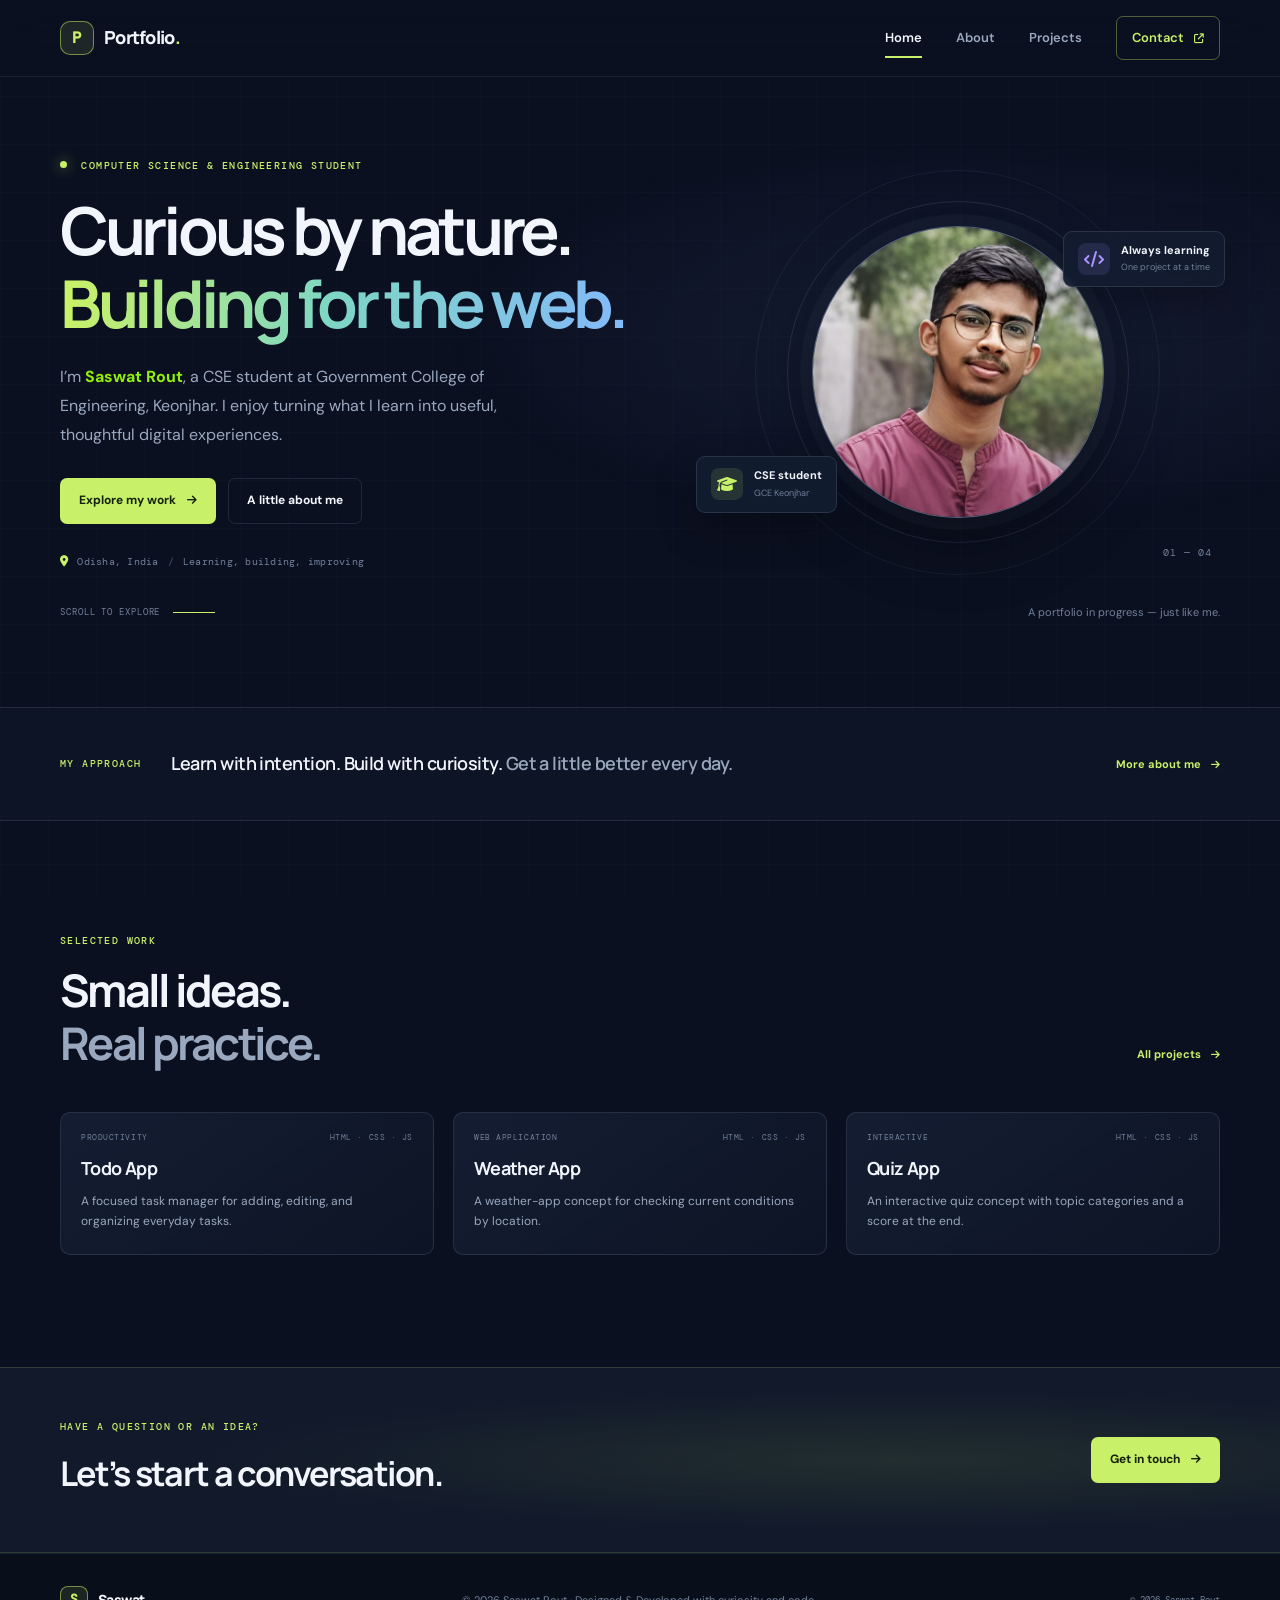
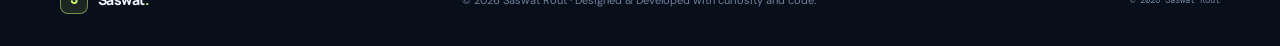
<file: index.html>
<!doctype html>
<html lang="en">

<head>
    <meta charset="UTF-8">
    <meta name="viewport" content="width=device-width, initial-scale=1">
    <meta name="theme-color" content="#0b1020">
    <meta name="description"
        content="The portfolio of Saswat Rout, a Computer Science and Engineering student interested in thoughtful web experiences.">
    <title>Saswat Rout — Developer Portfolio</title>
    <link rel="preconnect" href="https://cdnjs.cloudflare.com">
    <link rel="stylesheet" href="https://cdnjs.cloudflare.com/ajax/libs/font-awesome/6.4.0/css/all.min.css">
    <link rel="stylesheet" href="./index.css">
    <script src="./index.js" defer></script>
</head>

<body>
    <a class="skip-link" href="#main">Skip to content</a>
    <header class="site-header">
        <div class="container nav-wrap">
            <a class="brand" href="./index.html" aria-label="Saswat Rout home"><span
                    class="brand-mark">P</span><span>Portfolio<span class="brand-dot">.</span></span></a>
            <button class="menu-toggle" type="button" aria-label="Open navigation" aria-expanded="false"
                aria-controls="primary-navigation"><span></span><span></span></button>
            <nav class="nav-links" id="primary-navigation" aria-label="Primary navigation">
                <a class="nav-link" href="./index.html" aria-current="page">Home</a>
                <a class="nav-link" href="./about.html">About</a>
                <a class="nav-link" href="./projects.html">Projects</a>
                <a class="nav-link nav-cta" href="./contact.html">Contact <i
                        class="fa-solid fa-arrow-up-right-from-square" aria-hidden="true"></i></a>
            </nav>
        </div>
    </header>

    <main id="main">
        <section class="hero section-shell">
            <div class="container hero-grid">
                <div class="hero-copy reveal">
                    <p class="eyebrow"><span class="status-dot"></span> COMPUTER SCIENCE &amp; ENGINEERING STUDENT</p>
                    <h1>Curious by nature.<br><span class="text-gradient">Building for the web.</span></h1>
                    <p class="hero-intro">I’m <span class="my_name">Saswat Rout</span>, a CSE student at Government College of Engineering, Keonjhar.
                        I enjoy turning what I learn into useful, thoughtful digital experiences.</p>
                    <div class="hero-actions">
                        <a class="button button-primary" href="./projects.html">Explore my work <i
                                class="fa-solid fa-arrow-right" aria-hidden="true"></i></a>
                        <a class="button button-quiet" href="./about.html">A little about me</a>
                    </div>
                    <p class="hero-note"><i class="fa-solid fa-location-dot" aria-hidden="true"></i> Odisha,
                        India <span class="note-divider">/</span> Learning, building, improving</p>
                </div>
                <div class="hero-visual reveal" aria-label="Portrait of Saswat Rout">
                    <div class="visual-orbit orbit-one"></div>
                    <div class="visual-orbit orbit-two"></div>
                    <div class="visual-glow"></div>
                    <div class="portrait-frame"><img src="./profile.png" alt="Saswat Rout" fetchpriority="high"></div>
                    <div class="floating-card card-code"><span class="card-icon"><i class="fa-solid fa-code"
                                aria-hidden="true"></i></span><span><strong>Always learning</strong><small>One project
                                at a time</small></span></div>
                    <div class="floating-card card-student"><span class="card-icon card-icon-lime"><i
                                class="fa-solid fa-graduation-cap" aria-hidden="true"></i></span><span><strong>CSE
                                student</strong><small>GCE Keonjhar</small></span></div>
                    <span class="visual-index">01 — 04</span>
                </div>
            </div>
            <div class="container hero-bottom"><span>SCROLL TO EXPLORE</span><span class="scroll-line"></span><span
                    class="hero-bottom-text">A portfolio in progress — just like me.</span></div>
        </section>

        <section class="intro-strip">
            <div class="container intro-strip-inner"><span class="eyebrow">MY APPROACH</span>
                <p>Learn with intention. Build with curiosity. <span>Get a little better every day.</span></p><a
                    class="text-link" href="./about.html">More about me <i class="fa-solid fa-arrow-right"
                        aria-hidden="true"></i></a>
            </div>
        </section>

        <section class="section-shell section-pad">
            <div class="container">
                <div class="section-heading reveal">
                    <div>
                        <p class="eyebrow">SELECTED WORK</p>
                        <h2>Small ideas.<br><span class="text-muted">Real practice.</span></h2>
                    </div><a class="text-link desktop-link" href="./projects.html">All projects <i
                            class="fa-solid fa-arrow-right" aria-hidden="true"></i></a>
                </div>
                <div class="project-grid project-grid-home">
                    <article class="project-card reveal">
                        
                        <div class="project-meta"><span>PRODUCTIVITY</span><span>HTML · CSS · JS</span></div>
                        <h3>Todo App</h3>
                        <p>A focused task manager for adding, editing, and organizing everyday tasks.</p>
                    </article>
                    <article class="project-card reveal">
                        
                        <div class="project-meta"><span>WEB APPLICATION</span><span>HTML · CSS · JS</span></div>
                        <h3>Weather App</h3>
                        <p>A weather-app concept for checking current conditions by location.</p>
                    </article>
                    <article class="project-card reveal">
                        
                        <div class="project-meta"><span>INTERACTIVE</span><span>HTML · CSS · JS</span></div>
                        <h3>Quiz App</h3>
                        <p>An interactive quiz concept with topic categories and a score at the end.</p>
                    </article>
                </div>
                <a class="text-link mobile-link" href="./projects.html">View all projects <i
                        class="fa-solid fa-arrow-right" aria-hidden="true"></i></a>
            </div>
        </section>

        <section class="closing-band">
            <div class="container closing-inner">
                <div>
                    <p class="eyebrow">HAVE A QUESTION OR AN IDEA?</p>
                    <h2>Let’s start a conversation.</h2>
                </div><a class="button button-light" href="./contact.html">Get in touch <i
                        class="fa-solid fa-arrow-right" aria-hidden="true"></i></a>
            </div>
        </section>
    </main>

    <footer class="site-footer">
        <div class="container footer-inner"><a class="brand footer-brand" href="./index.html"><span
                    class="brand-mark">S</span><span>Saswat<span class="brand-dot">.</span></span></a>
            <p>© 2026 Saswat Rout · Designed & Developed with curiosity and code.</p><span class="footer-copy">© <span
                    data-year>2025</span> Saswat Rout</span>
        </div>
    </footer>
</body>

</html>
</file>
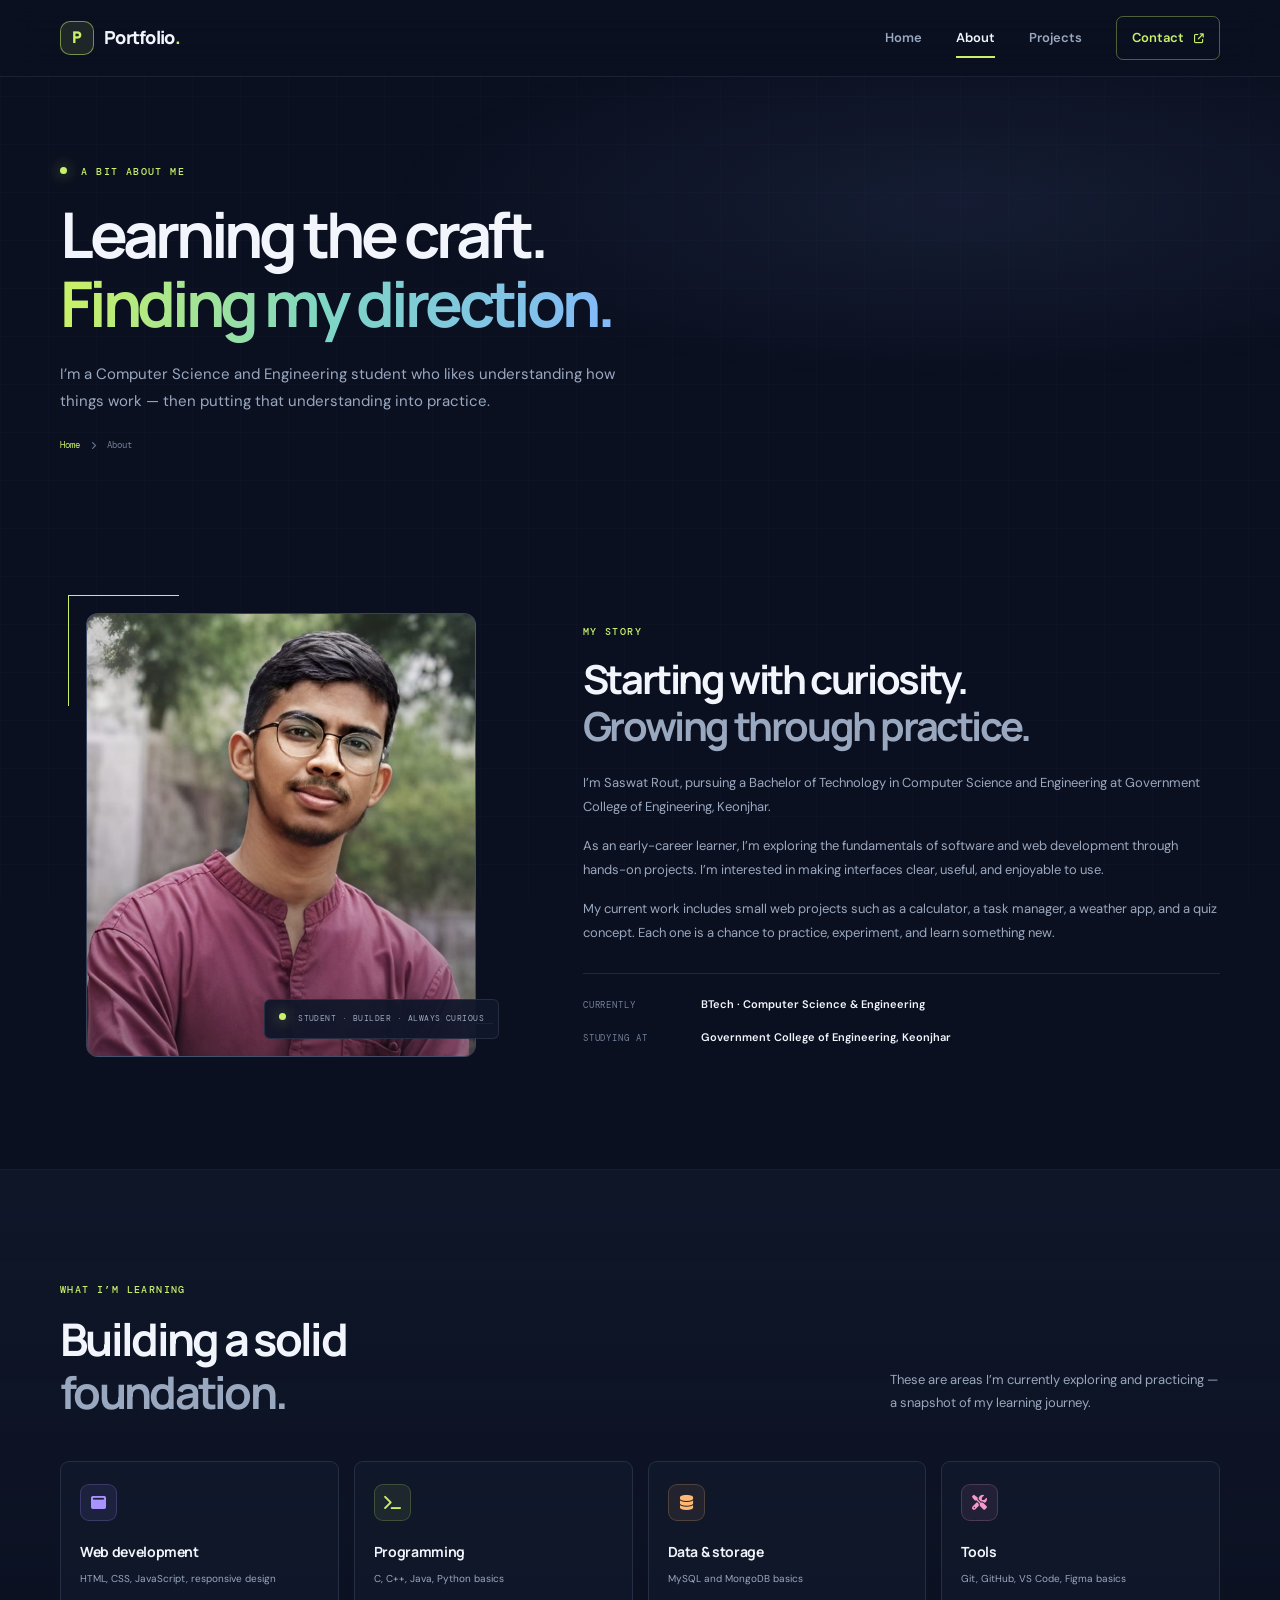
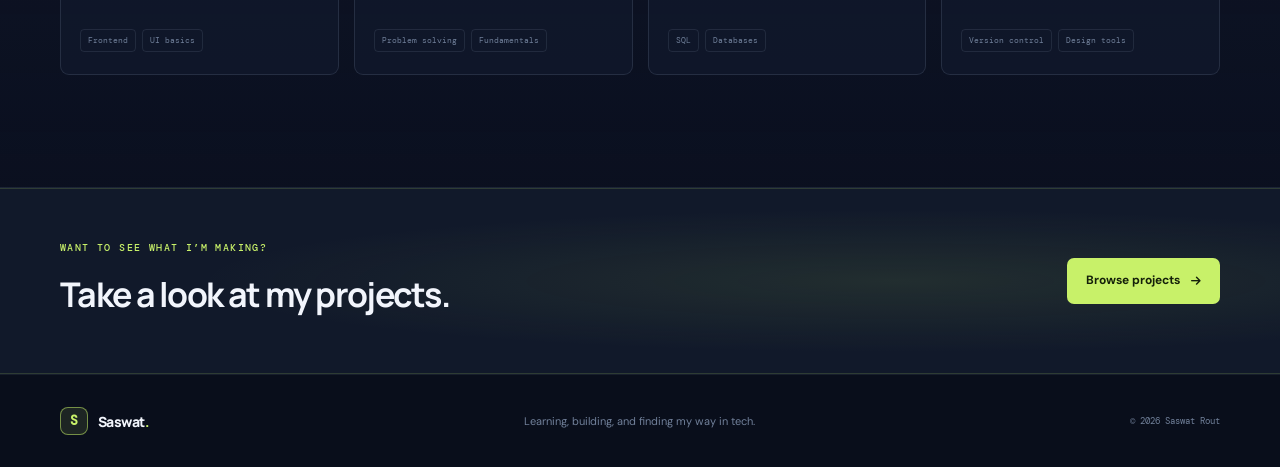
<file: about.html>
<!doctype html>
<html lang="en">

<head>
    <meta charset="UTF-8">
    <meta name="viewport" content="width=device-width, initial-scale=1">
    <meta name="theme-color" content="#0b1020">
    <meta name="description"
        content="Learn about Saswat Rout, his Computer Science and Engineering studies, interests, and current skills.">
    <title>About — Saswat Rout</title>
    <link rel="preconnect" href="https://cdnjs.cloudflare.com">
    <link rel="stylesheet" href="https://cdnjs.cloudflare.com/ajax/libs/font-awesome/6.4.0/css/all.min.css">
    <link rel="stylesheet" href="./index.css">
    <script src="./index.js" defer></script>
</head>

<body>
    <a class="skip-link" href="#main">Skip to content</a>
    <header class="site-header">
        <div class="container nav-wrap">
            <a class="brand" href="./index.html" aria-label="Saswat Rout home"><span
                    class="brand-mark">P</span><span>Portfolio<span class="brand-dot">.</span></span></a>
            <button class="menu-toggle" type="button" aria-label="Open navigation" aria-expanded="false"
                aria-controls="primary-navigation"><span></span><span></span></button>
            <nav class="nav-links" id="primary-navigation" aria-label="Primary navigation">
                <a class="nav-link" href="./index.html">Home</a><a class="nav-link" href="./about.html"
                    aria-current="page">About</a><a class="nav-link" href="./projects.html">Projects</a><a
                    class="nav-link nav-cta" href="./contact.html">Contact <i
                        class="fa-solid fa-arrow-up-right-from-square" aria-hidden="true"></i></a>
            </nav>
        </div>
    </header>
    <main id="main">
        <section class="page-hero section-shell">
            <div class="container page-hero-inner reveal">
                <p class="eyebrow"><span class="status-dot"></span> A BIT ABOUT ME</p>
                <h1>Learning the craft.<br><span class="text-gradient">Finding my direction.</span></h1>
                <p>I’m a Computer Science and Engineering student who likes understanding how things work — then putting
                    that understanding into practice.</p>
                <div class="breadcrumb"><a href="./index.html">Home</a><i class="fa-solid fa-chevron-right"
                        aria-hidden="true"></i><span>About</span></div>
            </div>
        </section>
        <section class="section-shell section-pad">
            <div class="container about-layout">
                <div class="about-photo reveal">
                    <div class="photo-frame"><img src="./profile.png" alt="Portrait of Saswat Rout" loading="lazy">
                    </div>
                    <div class="photo-caption"><span class="status-dot"></span> STUDENT · BUILDER · ALWAYS CURIOUS</div>
                </div>
                <div class="about-copy reveal">
                    <p class="eyebrow">MY STORY</p>
                    <h2>Starting with curiosity.<br><span class="text-muted">Growing through practice.</span></h2>
                    <p>I’m Saswat Rout, pursuing a Bachelor of Technology in Computer Science and Engineering at
                        Government College of Engineering, Keonjhar.</p>
                    <p>As an early-career learner, I’m exploring the fundamentals of software and web development
                        through hands-on projects. I’m interested in making interfaces clear, useful, and enjoyable to
                        use.</p>
                    <p>My current work includes small web projects such as a calculator, a task manager, a weather app,
                        and a quiz concept. Each one is a chance to practice, experiment, and learn something new.</p>
                    <div class="about-facts">
                        <div><span class="fact-label">CURRENTLY</span><strong>BTech · Computer Science &amp;
                                Engineering</strong></div>
                        <div><span class="fact-label">STUDYING AT</span><strong>Government College of Engineering,
                                Keonjhar</strong></div>
                    </div>
                </div>
            </div>
        </section>
        <section class="section-shell section-pad section-tint">
            <div class="container">
                <div class="section-heading reveal">
                    <div>
                        <p class="eyebrow">WHAT I’M LEARNING</p>
                        <h2>Building a solid<br><span class="text-muted">foundation.</span></h2>
                    </div>
                    <p class="heading-aside">These are areas I’m currently exploring and practicing — a snapshot of my
                        learning journey.</p>
                </div>
                <div class="skills-grid">
                    <article class="skill-card reveal"><span class="skill-icon"><i class="fa-solid fa-window-maximize"
                                aria-hidden="true"></i></span>
                        <h3>Web development</h3>
                        <p>HTML, CSS, JavaScript, responsive design</p>
                        <div class="skill-tags"><span>Frontend</span><span>UI basics</span></div>
                    </article>
                    <article class="skill-card reveal"><span class="skill-icon icon-lime"><i
                                class="fa-solid fa-terminal" aria-hidden="true"></i></span>
                        <h3>Programming</h3>
                        <p>C, C++, Java, Python basics</p>
                        <div class="skill-tags"><span>Problem solving</span><span>Fundamentals</span></div>
                    </article>
                    <article class="skill-card reveal"><span class="skill-icon icon-orange"><i
                                class="fa-solid fa-database" aria-hidden="true"></i></span>
                        <h3>Data &amp; storage</h3>
                        <p>MySQL and MongoDB basics</p>
                        <div class="skill-tags"><span>SQL</span><span>Databases</span></div>
                    </article>
                    <article class="skill-card reveal"><span class="skill-icon icon-pink"><i
                                class="fa-solid fa-screwdriver-wrench" aria-hidden="true"></i></span>
                        <h3>Tools</h3>
                        <p>Git, GitHub, VS Code, Figma basics</p>
                        <div class="skill-tags"><span>Version control</span><span>Design tools</span></div>
                    </article>
                </div>
            </div>
        </section>
        <section class="closing-band">
            <div class="container closing-inner">
                <div>
                    <p class="eyebrow">WANT TO SEE WHAT I’M MAKING?</p>
                    <h2>Take a look at my projects.</h2>
                </div><a class="button button-light" href="./projects.html">Browse projects <i
                        class="fa-solid fa-arrow-right" aria-hidden="true"></i></a>
            </div>
        </section>
    </main>
    <footer class="site-footer">
        <div class="container footer-inner"><a class="brand footer-brand" href="./index.html"><span
                    class="brand-mark">S</span><span>Saswat<span class="brand-dot">.</span></span></a>
            <p>Learning, building, and finding my way in tech.</p><span class="footer-copy">© <span
                    data-year>2025</span> Saswat Rout</span>
        </div>
    </footer>
</body>

</html>
</file>
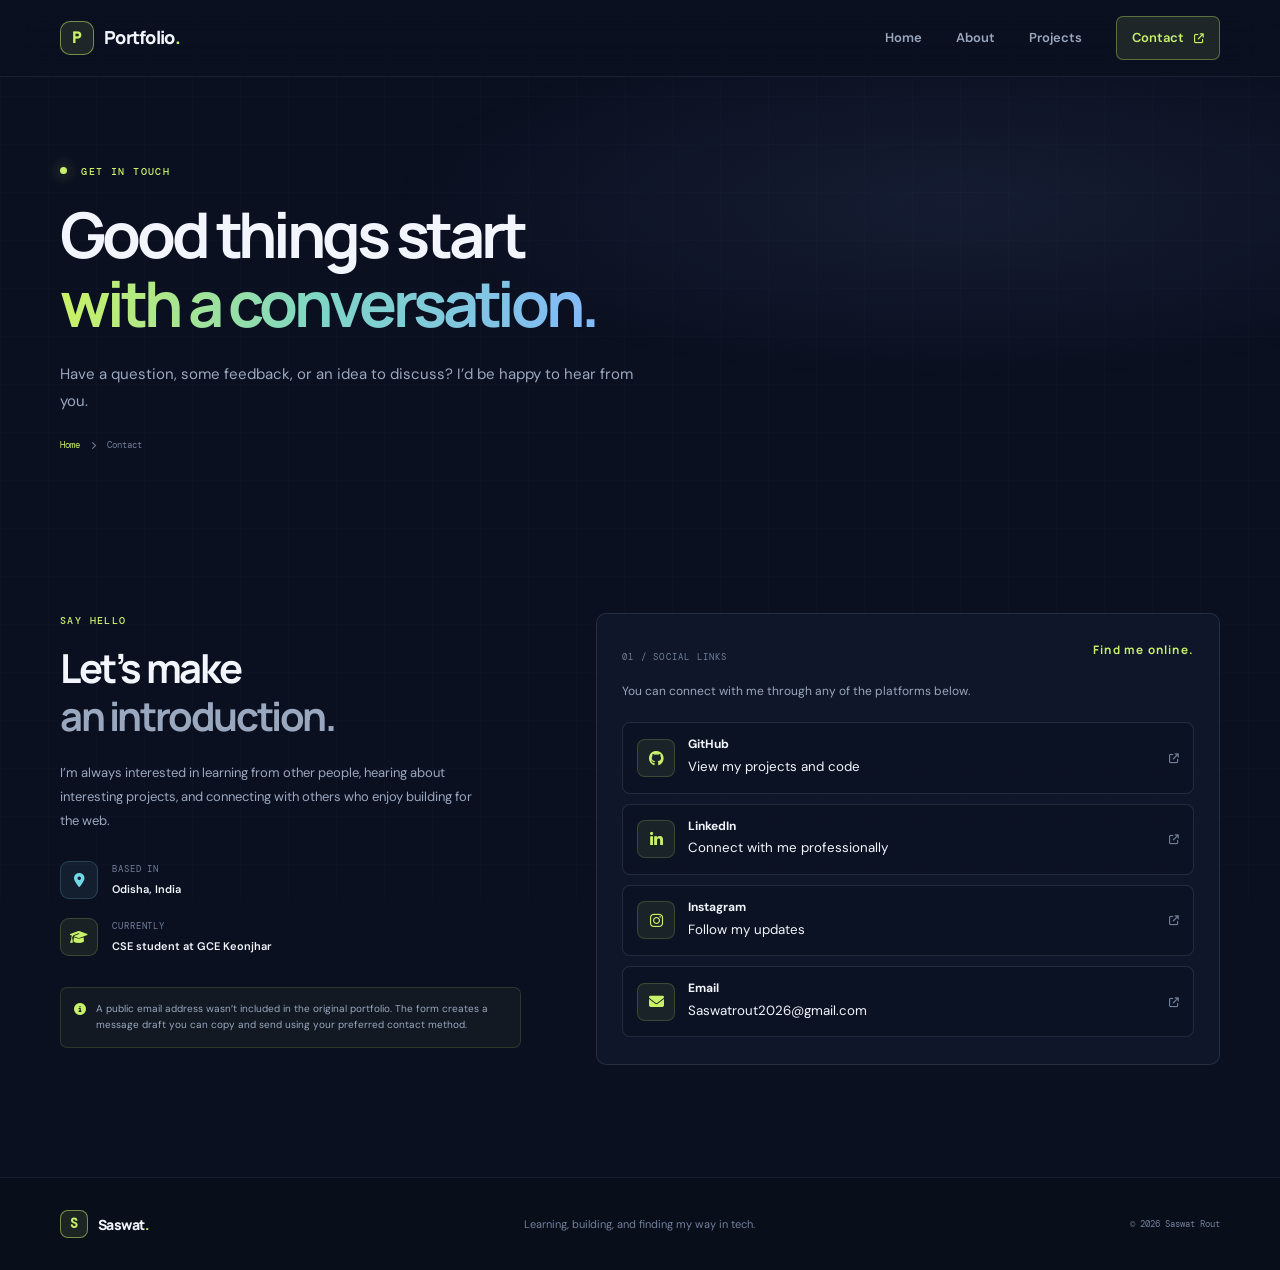
<file: contact.html>
<!doctype html>
<html lang="en">

<head>
    <meta charset="UTF-8">
    <meta name="viewport" content="width=device-width, initial-scale=1">
    <meta name="theme-color" content="#0b1020">
    <meta name="description" content="Contact Saswat Rout about projects, collaboration, or technology.">
    <title>Contact — Saswat Rout</title>
    <link rel="preconnect" href="https://cdnjs.cloudflare.com">
    <link rel="stylesheet" href="https://cdnjs.cloudflare.com/ajax/libs/font-awesome/6.4.0/css/all.min.css">
    <link rel="stylesheet" href="./index.css">
    <script src="./index.js" defer></script>
</head>

<body>
    <a class="skip-link" href="#main">Skip to content</a>
    <header class="site-header">
        <div class="container nav-wrap">
            <a class="brand" href="./index.html" aria-label="Saswat Rout home"><span
                    class="brand-mark">P</span><span>Portfolio<span class="brand-dot">.</span></span></a>
            <button class="menu-toggle" type="button" aria-label="Open navigation" aria-expanded="false"
                aria-controls="primary-navigation"><span></span><span></span></button>
            <nav class="nav-links" id="primary-navigation" aria-label="Primary navigation">
                <a class="nav-link" href="./index.html">Home</a><a class="nav-link" href="./about.html">About</a><a
                    class="nav-link" href="./projects.html">Projects</a><a class="nav-link nav-cta"
                    href="./contact.html" aria-current="page">Contact <i class="fa-solid fa-arrow-up-right-from-square"
                        aria-hidden="true"></i></a>
            </nav>
        </div>
    </header>
    <main id="main">
        <section class="page-hero section-shell">
            <div class="container page-hero-inner reveal">
                <p class="eyebrow"><span class="status-dot"></span> GET IN TOUCH</p>
                <h1>Good things start<br><span class="text-gradient">with a conversation.</span></h1>
                <p>Have a question, some feedback, or an idea to discuss? I’d be happy to hear from you.</p>
                <div class="breadcrumb"><a href="./index.html">Home</a><i class="fa-solid fa-chevron-right"
                        aria-hidden="true"></i><span>Contact</span></div>
            </div>
        </section>
        <section class="section-shell section-pad">
            <div class="container contact-layout">
                <div class="contact-copy reveal">
                    <p class="eyebrow">SAY HELLO</p>
                    <h2>Let’s make<br><span class="text-muted">an introduction.</span></h2>
                    <p>I’m always interested in learning from other people, hearing about interesting projects, and
                        connecting with others who enjoy building for the web.</p>
                    <div class="contact-detail"><span class="contact-icon"><i class="fa-solid fa-location-dot"
                                aria-hidden="true"></i></span>
                        <div><span class="fact-label">BASED IN</span><strong> Odisha, India</strong></div>
                    </div>
                    <div class="contact-detail"><span class="contact-icon icon-lime"><i
                                class="fa-solid fa-graduation-cap" aria-hidden="true"></i></span>
                        <div><span class="fact-label">CURRENTLY</span><strong>CSE student at GCE Keonjhar</strong></div>
                    </div>
                    <div class="contact-note"><i class="fa-solid fa-circle-info" aria-hidden="true"></i>
                        <p>A public email address wasn’t included in the original portfolio. The form creates a message
                            draft you can copy and send using your preferred contact method.</p>
                    </div>
                </div>
                <div class="contact-form-wrap reveal">
                    <div class="social-panel">
                        <div class="form-heading">
                            <span class="form-count">01 / SOCIAL LINKS</span>
                            <h3>Find me online.</h3>
                        </div>

                        <p class="social-intro">
                            You can connect with me through any of the platforms below.
                        </p>

                        <div class="social-links">
                            <a class="social-link" href="https://github.com/saswat2005-tech" target="_blank"
                                rel="noopener noreferrer" aria-label="Visit Saswat Rout on GitHub">
                                <span class="social-icon"><i class="fa-brands fa-github" aria-hidden="true"></i></span>
                                <span class="social-info">
                                    <strong>GitHub</strong>
                                    <small>View my projects and code</small>
                                </span>
                                <i class="fa-solid fa-arrow-up-right-from-square social-arrow" aria-hidden="true"></i>
                            </a>

                            <a class="social-link" href="https://www.linkedin.com/in/saswatrout2026/" target="_blank"
                                rel="noopener noreferrer" aria-label="Visit Saswat Rout on LinkedIn">
                                <span class="social-icon"><i class="fa-brands fa-linkedin-in"
                                        aria-hidden="true"></i></span>
                                <span class="social-info">
                                    <strong>LinkedIn</strong>
                                    <small>Connect with me professionally</small>
                                </span>
                                <i class="fa-solid fa-arrow-up-right-from-square social-arrow" aria-hidden="true"></i>
                            </a>

                            <a class="social-link" href="https://www.instagram.com/im_saswat_26/" target="_blank"
                                rel="noopener noreferrer" aria-label="Visit Saswat Rout on Instagram">
                                <span class="social-icon"><i class="fa-brands fa-instagram"
                                        aria-hidden="true"></i></span>
                                <span class="social-info">
                                    <strong>Instagram</strong>
                                    <small>Follow my updates</small>
                                </span>
                                <i class="fa-solid fa-arrow-up-right-from-square social-arrow" aria-hidden="true"></i>
                            </a>

                            <a class="social-link"
                                aria-label="Saswat Rout's gmail">
                                <span class="social-icon"><i class="fa-solid fa-envelope" aria-hidden="true"></i></span>
                                <span class="social-info">
                                    <strong>Email</strong>
                                    <small>Saswatrout2026@gmail.com</small>
                                    
                                </span>
                                <i class="fa-solid fa-arrow-up-right-from-square social-arrow" aria-hidden="true"></i>
                            </a>
                        </div>
                    </div>
                </div>
            </div>
        </section>
    </main>
    <footer class="site-footer">
        <div class="container footer-inner"><a class="brand footer-brand" href="./index.html"><span
                    class="brand-mark">S</span><span>Saswat<span class="brand-dot">.</span></span></a>
            <p>Learning, building, and finding my way in tech.</p><span class="footer-copy">© <span
                    data-year>2025</span> Saswat Rout</span>
        </div>
    </footer>
</body>

</html>
</file>
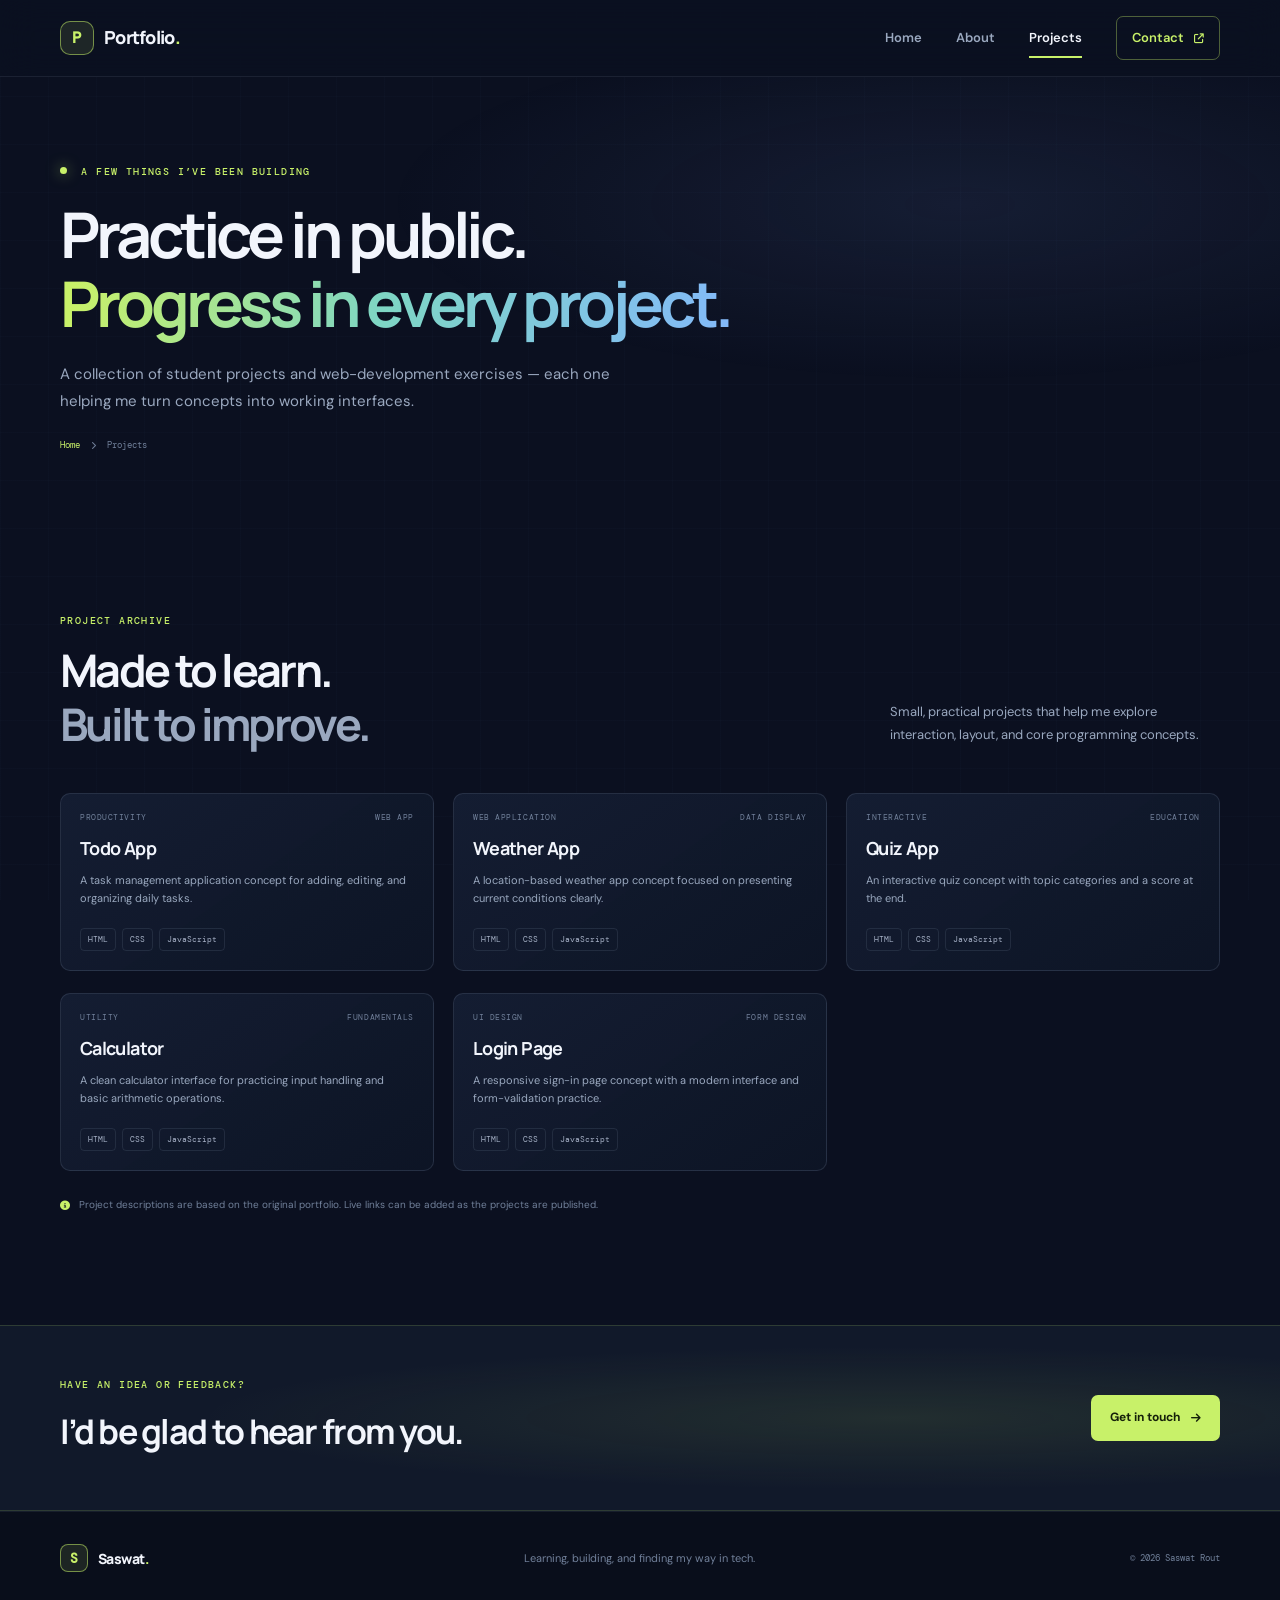
<file: projects.html>
<!doctype html>
<html lang="en">

<head>
    <meta charset="UTF-8">
    <meta name="viewport" content="width=device-width, initial-scale=1">
    <meta name="theme-color" content="#0b1020">
    <meta name="description" content="A collection of web development practice projects by Saswat Rout.">
    <title>Projects — Saswat Rout</title>
    <link rel="preconnect" href="https://cdnjs.cloudflare.com">
    <link rel="stylesheet" href="https://cdnjs.cloudflare.com/ajax/libs/font-awesome/6.4.0/css/all.min.css">
    <link rel="stylesheet" href="./index.css">
    <script src="./index.js" defer></script>
</head>

<body>
    <a class="skip-link" href="#main">Skip to content</a>
    <header class="site-header">
        <div class="container nav-wrap">
            <a class="brand" href="./index.html" aria-label="Saswat Rout home"><span
                    class="brand-mark">P</span><span>Portfolio<span class="brand-dot">.</span></span></a>
            <button class="menu-toggle" type="button" aria-label="Open navigation" aria-expanded="false"
                aria-controls="primary-navigation"><span></span><span></span></button>
            <nav class="nav-links" id="primary-navigation" aria-label="Primary navigation">
                <a class="nav-link" href="./index.html">Home</a><a class="nav-link" href="./about.html">About</a><a
                    class="nav-link" href="./projects.html" aria-current="page">Projects</a><a class="nav-link nav-cta"
                    href="./contact.html">Contact <i class="fa-solid fa-arrow-up-right-from-square"
                        aria-hidden="true"></i></a>
            </nav>
        </div>
    </header>
    <main id="main">
        <section class="page-hero section-shell">
            <div class="container page-hero-inner reveal">
                <p class="eyebrow"><span class="status-dot"></span> A FEW THINGS I’VE BEEN BUILDING</p>
                <h1>Practice in public.<br><span class="text-gradient">Progress in every project.</span></h1>
                <p>A collection of student projects and web-development exercises — each one helping me turn concepts
                    into working interfaces.</p>
                <div class="breadcrumb"><a href="./index.html">Home</a><i class="fa-solid fa-chevron-right"
                        aria-hidden="true"></i><span>Projects</span></div>
            </div>
        </section>
        <section class="section-shell section-pad">
            <div class="container">
                <div class="section-heading reveal">
                    <div>
                        <p class="eyebrow">PROJECT ARCHIVE</p>
                        <h2>Made to learn.<br><span class="text-muted">Built to improve.</span></h2>
                    </div>
                    <p class="heading-aside">Small, practical projects that help me explore interaction, layout, and
                        core programming concepts.</p>
                </div>
                <div class="project-grid projects-grid-full">
                    <article class="project-card reveal">
                        
                        <div class="project-body">
                            <div class="project-meta"><span>PRODUCTIVITY</span><span>WEB APP</span></div>
                            <h3>Todo App</h3>
                            <p>A task management application concept for adding, editing, and organizing daily tasks.
                            </p>
                            <div class="project-tags"><span>HTML</span><span>CSS</span><span>JavaScript</span></div>
                        </div>
                    </article>
                    <article class="project-card reveal">
                        
                        <div class="project-body">
                            <div class="project-meta"><span>WEB APPLICATION</span><span>DATA DISPLAY</span></div>
                            <h3>Weather App</h3>
                            <p>A location-based weather app concept focused on presenting current conditions clearly.
                            </p>
                            <div class="project-tags"><span>HTML</span><span>CSS</span><span>JavaScript</span></div>
                        </div>
                    </article>
                    <article class="project-card reveal">
                        
                        <div class="project-body">
                            <div class="project-meta"><span>INTERACTIVE</span><span>EDUCATION</span></div>
                            <h3>Quiz App</h3>
                            <p>An interactive quiz concept with topic categories and a score at the end.</p>
                            <div class="project-tags"><span>HTML</span><span>CSS</span><span>JavaScript</span></div>
                        </div>
                    </article>
                    <article class="project-card reveal">
                        
                        <div class="project-body">
                            <div class="project-meta"><span>UTILITY</span><span>FUNDAMENTALS</span></div>
                            <h3>Calculator</h3>
                            <p>A clean calculator interface for practicing input handling and basic arithmetic
                                operations.</p>
                            <div class="project-tags"><span>HTML</span><span>CSS</span><span>JavaScript</span></div>
                        </div>
                    </article>
                    <article class="project-card reveal">
                        
                        <div class="project-body">
                            <div class="project-meta"><span>UI DESIGN</span><span>FORM DESIGN</span></div>
                            <h3>Login Page</h3>
                            <p>A responsive sign-in page concept with a modern interface and form-validation practice.
                            </p>
                            <div class="project-tags"><span>HTML</span><span>CSS</span><span>JavaScript</span></div>
                        </div>
                    </article>
                </div>
                <p class="project-footnote"><i class="fa-solid fa-circle-info" aria-hidden="true"></i> Project
                    descriptions are based on the original portfolio. Live links can be added as the projects are
                    published.</p>
            </div>
        </section>
        <section class="closing-band">
            <div class="container closing-inner">
                <div>
                    <p class="eyebrow">HAVE AN IDEA OR FEEDBACK?</p>
                    <h2>I’d be glad to hear from you.</h2>
                </div><a class="button button-light" href="./contact.html">Get in touch <i
                        class="fa-solid fa-arrow-right" aria-hidden="true"></i></a>
            </div>
        </section>
    </main>
    <footer class="site-footer">
        <div class="container footer-inner"><a class="brand footer-brand" href="./index.html"><span
                    class="brand-mark">S</span><span>Saswat<span class="brand-dot">.</span></span></a>
            <p>Learning, building, and finding my way in tech.</p><span class="footer-copy">© <span
                    data-year>2025</span> Saswat Rout</span>
        </div>
    </footer>
</body>

</html>
</file>
<file: index.css>
@import url('https://fonts.googleapis.com/css2?family=DM+Mono:wght@400;500&family=DM+Sans:wght@400;500;600;700&family=Manrope:wght@400;500;600;700;800&display=swap');

:root {
    color-scheme: dark;
    --bg: #0b1020;
    --bg-soft: #10172a;
    --panel: #121b30;
    --panel-light: #17233a;
    --line: rgba(192, 209, 241, .12);
    --text: #f2f5fc;
    --muted: #9aa8bf;
    --subtle: #71809a;
    --lime: #c8f169;
    --cyan: #73d8e6;
    --violet: #a994ff;
    --orange: #ffb774;
    --pink: #f599c8;
    --font-body: 'DM Sans', 'Segoe UI', sans-serif;
    --font-display: 'Manrope', 'Segoe UI', sans-serif;
    --font-mono: 'DM Mono', Consolas, monospace;
    --max-width: 1160px;
}


* {
    box-sizing: border-box;
}


html {
    scroll-behavior: smooth;
    scroll-padding-top: 92px;
}

body {
    margin: 0;
    background: var(--bg);
    color: var(--text);
    font-family: var(--font-body);
    font-size: 16px;
    line-height: 1.65;
    -webkit-font-smoothing: antialiased;
}
.my_name{
    color:#93f007;
    font-weight: bold ;



}

body,
button,
input,
textarea {
    font-family: var(--font-body);
}

body::before {
    position: fixed;
    z-index: -1;
    inset: 0;
    background-image: linear-gradient(rgba(120, 151, 196, .025) 1px, transparent 1px), linear-gradient(90deg, rgba(120, 151, 196, .025) 1px, transparent 1px);
    background-size: 48px 48px;
    content: '';
    pointer-events: none;
}

a {
    color: inherit;
}

img {
    display: block;
    max-width: 100%;
}

button,
input,
textarea {
    font: inherit;
}

button:focus-visible,
a:focus-visible,
input:focus-visible,
textarea:focus-visible {
    outline: 2px solid var(--lime);
    outline-offset: 4px;
}

.container {
    width: min(var(--max-width), calc(100% - 48px));
    margin: 0 auto;
}

.section-shell {
    position: relative;
    overflow: hidden;
}

.section-pad {
    padding: 112px 0;
}

.section-tint {
    background: linear-gradient(180deg, rgba(17, 26, 45, .68), rgba(11, 16, 32, .35));
    border-top: 1px solid rgba(192, 209, 241, .07);
    border-bottom: 1px solid rgba(192, 209, 241, .07);
}

.skip-link {
    position: absolute;
    z-index: 20;
    top: 10px;
    left: 10px;
    padding: 10px 14px;
    transform: translateY(-160%);
    border-radius: 6px;
    background: var(--lime);
    color: var(--bg);
    font-weight: 700;
}

.skip-link:focus {
    transform: translateY(0);
}

.site-header {
    position: sticky;
    z-index: 10;
    top: 0;
    border-bottom: 1px solid rgba(192, 209, 241, .09);
    background: rgba(11, 16, 32, .88);
    backdrop-filter: blur(18px);
}

.nav-wrap {
    display: flex;
    min-height: 76px;
    align-items: center;
    justify-content: space-between;
}

.brand {
    display: inline-flex;
    align-items: center;
    gap: 10px;
    color: var(--text);
    font-family: var(--font-display);
    font-size: 18px;
    font-weight: 800;
    letter-spacing: -.04em;
    text-decoration: none;
}

.brand-mark {
    display: grid;
    width: 34px;
    height: 34px;
    place-items: center;
    border: 1px solid rgba(200, 241, 105, .52);
    border-radius: 10px;
    background: rgba(200, 241, 105, .1);
    color: var(--lime);
    font-family: var(--font-mono);
    font-size: 16px;
}

.brand-dot {
    color: var(--lime);
}

.nav-links {
    display: flex;
    align-items: center;
    gap: 34px;
}

.nav-link {
    position: relative;
    color: var(--muted);
    font-size: 13px;
    font-weight: 600;
    text-decoration: none;
    transition: color .2s ease;
}

.nav-link:hover,
.nav-link[aria-current="page"] {
    color: var(--text);
}

.nav-link[aria-current="page"]:not(.nav-cta)::after {
    position: absolute;
    right: 0;
    bottom: -9px;
    left: 0;
    height: 2px;
    background: var(--lime);
    content: '';
}

.nav-cta {
    padding: 10px 15px;
    border: 1px solid rgba(200, 241, 105, .36);
    border-radius: 7px;
    color: var(--lime);
}

.nav-cta:hover,
.nav-cta[aria-current="page"] {
    background: rgba(200, 241, 105, .1);
    color: var(--lime);
}

.nav-cta i {
    margin-left: 7px;
    font-size: 10px;
}

.menu-toggle {
    display: none;
}

.hero {
    min-height: 630px;
    padding: 80px 0 42px;
    background: radial-gradient(ellipse at 75% 41%, rgba(86, 108, 167, .15), transparent 38%);
}

.hero-grid {
    display: grid;
    min-height: 430px;
    grid-template-columns: 1.05fr .95fr;
    align-items: center;
    gap: 56px;
}

.hero-copy {
    position: relative;
    z-index: 1;
    padding-bottom: 16px;
}

.eyebrow {
    margin: 0 0 20px;
    color: var(--lime);
    font-family: var(--font-mono);
    font-size: 10px;
    font-weight: 500;
    letter-spacing: .14em;
    line-height: 1.6;
}

.status-dot {
    display: inline-block;
    width: 7px;
    height: 7px;
    margin-right: 7px;
    border-radius: 50%;
    background: var(--lime);
    box-shadow: 0 0 14px rgba(200, 241, 105, .6);
    vertical-align: 1px;
}

h1,
h2,
h3,
p {
    margin-top: 0;
}

h1,
h2,
h3 {
    font-family: var(--font-display);
}

.hero h1,
.page-hero h1 {
    margin: 0;
    font-size: clamp(42px, 5.2vw, 66px);
    font-weight: 700;
    letter-spacing: -.065em;
    line-height: 1.1;
}

.text-gradient {
    background: linear-gradient(100deg, #c8f169 3%, #7ed6c4 48%, #83b9fa 100%);
    background-clip: text;
    -webkit-text-fill-color: transparent;
}

.hero-intro {
    max-width: 510px;
    margin: 24px 0 28px;
    color: var(--muted);
    font-size: 16px;
    line-height: 1.8;
}

.hero-actions {
    display: flex;
    flex-wrap: wrap;
    align-items: center;
    gap: 12px;
}

.button {
    display: inline-flex;
    min-height: 46px;
    align-items: center;
    justify-content: center;
    gap: 11px;
    padding: 0 18px;
    border: 1px solid transparent;
    border-radius: 7px;
    font-size: 12px;
    font-weight: 700;
    text-decoration: none;
    transition: transform .2s ease, background .2s ease, border-color .2s ease;
    cursor: pointer;
}

.button:hover {
    transform: translateY(-2px);
}

.button-primary {
    background: var(--lime);
    color: #15200a;
}

.button-primary:hover {
    background: #d7fb8b;
}

.button-primary i,
.button-light i {
    font-size: 11px;
}

.button-quiet {
    border-color: var(--line);
    color: var(--text);
}

.button-quiet:hover {
    border-color: rgba(200, 241, 105, .5);
    background: rgba(200, 241, 105, .06);
}

.hero-note {
    display: flex;
    align-items: center;
    gap: 9px;
    margin: 30px 0 0;
    color: var(--subtle);
    font-family: var(--font-mono);
    font-size: 10px;
    letter-spacing: .025em;
}

.hero-note i {
    color: var(--lime);
    font-size: 11px;
}

.note-divider {
    color: #45516a;
}

.hero-visual {
    position: relative;
    display: grid;
    min-height: 415px;
    place-items: center;
}

.visual-glow {
    position: absolute;
    width: 320px;
    height: 320px;
    border-radius: 50%;
    background: radial-gradient(circle, rgba(130, 161, 217, .2), rgba(55, 75, 120, .05) 52%, transparent 72%);
    filter: blur(8px);
}

.visual-orbit {
    position: absolute;
    width: 342px;
    height: 342px;
    border: 1px solid rgba(156, 183, 231, .14);
    border-radius: 50%;
}

.orbit-two {
    width: 405px;
    height: 405px;
    border-color: rgba(156, 183, 231, .08);
}

.portrait-frame {
    position: relative;
    z-index: 1;
    width: min(292px, 68vw);
    aspect-ratio: 1;
    overflow: hidden;
    border: 1px solid rgba(215, 228, 250, .3);
    border-radius: 50%;
    background: linear-gradient(145deg, #263450, #172138);
    box-shadow: 0 20px 70px rgba(0, 0, 0, .35), 0 0 0 12px rgba(160, 185, 225, .035);
}

.portrait-frame::after {
    position: absolute;
    inset: 60% 0 0;
    background: linear-gradient(transparent, rgba(11, 16, 32, .15));
    content: '';
    pointer-events: none;
}

.portrait-frame img {
    width: 100%;
    height: fit-content;
    object-fit: cover;
}

.floating-card {
    position: absolute;
    z-index: 2;
    display: flex;
    align-items: center;
    gap: 11px;
    padding: 11px 14px;
    border: 1px solid rgba(201, 216, 241, .13);
    border-radius: 9px;
    background: rgba(19, 28, 48, .93);
    box-shadow: 0 15px 40px rgba(0, 0, 0, .25);
    backdrop-filter: blur(14px);
}

.card-code {
    top: 66px;
    right: -5px;
}

.card-student {
    bottom: 67px;
    left: 0;
}

.card-icon {
    display: grid;
    width: 32px;
    height: 32px;
    place-items: center;
    border-radius: 8px;
    background: rgba(169, 148, 255, .13);
    color: var(--violet);
}

.card-icon-lime {
    background: rgba(200, 241, 105, .12);
    color: var(--lime);
}

.floating-card strong,
.floating-card small {
    display: block;
}

.floating-card strong {
    font-size: 11px;
    line-height: 1.4;
}

.floating-card small {
    margin-top: 2px;
    color: var(--subtle);
    font-size: 9px;
}

.visual-index {
    position: absolute;
    right: 8px;
    bottom: 18px;
    color: var(--subtle);
    font-family: var(--font-mono);
    font-size: 10px;
    letter-spacing: .1em;
}

.hero-bottom {
    display: flex;
    align-items: center;
    gap: 13px;
    margin-top: 16px;
    color: var(--subtle);
    font-family: var(--font-mono);
    font-size: 9px;
    letter-spacing: .1em;
}

.scroll-line {
    width: 42px;
    height: 1px;
    background: var(--lime);
}

.hero-bottom-text {
    margin-left: auto;
    font-family: var(--font-body);
    font-size: 11px;
    letter-spacing: 0;
}

.intro-strip {
    border-top: 1px solid var(--line);
    border-bottom: 1px solid var(--line);
    background: rgba(17, 25, 43, .52);
}

.intro-strip-inner {
    display: flex;
    min-height: 112px;
    align-items: center;
    gap: 30px;
}

.intro-strip .eyebrow {
    flex: 0 0 auto;
    margin: 0;
}

.intro-strip p {
    flex: 1;
    margin: 0;
    font-family: var(--font-display);
    font-size: 18px;
    font-weight: 600;
    letter-spacing: -.03em;
}

.intro-strip p span {
    color: var(--muted);
}

.text-link {
    display: inline-flex;
    align-items: center;
    gap: 10px;
    color: var(--lime);
    font-size: 11px;
    font-weight: 700;
    text-decoration: none;
    white-space: nowrap;
}

.text-link i {
    font-size: 10px;
    transition: transform .2s ease;
}

.text-link:hover i {
    transform: translateX(4px);
}

.section-heading {
    display: flex;
    align-items: end;
    justify-content: space-between;
    gap: 30px;
    margin-bottom: 42px;
}

.section-heading .eyebrow {
    margin-bottom: 15px;
}

.section-heading h2,
.about-copy h2,
.contact-copy h2 {
    margin: 0;
    font-size: clamp(32px, 4vw, 45px);
    font-weight: 700;
    letter-spacing: -.06em;
    line-height: 1.18;
}

.text-muted {
    color: #9aa8bf;
}

.heading-aside {
    max-width: 330px;
    margin: 0 0 4px;
    color: var(--muted);
    font-size: 13px;
    line-height: 1.75;
}

.desktop-link {
    margin: 0 0 7px;
}

.project-grid {
    display: grid;
    grid-template-columns: repeat(3, minmax(0, 1fr));
    gap: 19px;
}

.project-card {
    overflow: hidden;
    border: 1px solid var(--line);
    border-radius: 10px;
    background: linear-gradient(145deg, rgba(21, 31, 52, .9), rgba(14, 21, 38, .92));
    transition: transform .25s ease, border-color .25s ease, box-shadow .25s ease;
}

.project-card:hover {
    transform: translateY(-5px);
    border-color: rgba(200, 241, 105, .35);
    box-shadow: 0 16px 38px rgba(0, 0, 0, .2);
}

.project-art {
    position: relative;
    display: grid;
    height: 174px;
    place-items: center;
    overflow: hidden;
}

.project-art::before,
.project-art::after {
    position: absolute;
    width: 190px;
    height: 190px;
    border: 1px solid rgba(255, 255, 255, .13);
    border-radius: 50%;
    content: '';
}

.project-art::after {
    width: 130px;
    height: 130px;
}

.project-art i {
    position: relative;
    z-index: 1;
    font-size: 40px;
}

.project-art>span {
    position: absolute;
    top: 13px;
    right: 15px;
    color: rgba(255, 255, 255, .65);
    font-family: var(--font-mono);
    font-size: 10px;
}

.art-violet {
    background: radial-gradient(circle at center, #54488a, #252443 74%);
    color: #d5c8ff;
}

.art-blue {
    background: radial-gradient(circle at center, #25617e, #182f4b 74%);
    color: #a7eaff;
}

.art-orange {
    background: radial-gradient(circle at center, #8b5a3c, #3c2a2a 74%);
    color: #ffd1a4;
}

.art-green {
    background: radial-gradient(circle at center, #41745a, #203b39 74%);
    color: #c5f5c5;
}

.art-pink {
    background: radial-gradient(circle at center, #854c73, #3a2844 74%);
    color: #ffc0e4;
}

.project-card>h3,
.project-card>p,
.project-card>.project-meta {
    margin-right: 20px;
    margin-left: 20px;
}

.project-card>.project-meta {
    margin-top: 18px;
}

.project-card>h3 {
    margin-top: 10px;
    margin-bottom: 7px;
    font-size: 18px;
    letter-spacing: -.035em;
}

.project-card>p {
    margin-bottom: 22px;
    color: var(--muted);
    font-size: 12px;
    line-height: 1.7;
}

.project-meta {
    display: flex;
    align-items: center;
    justify-content: space-between;
    gap: 8px;
    color: var(--subtle);
    font-family: var(--font-mono);
    font-size: 8px;
    letter-spacing: .07em;
}

.mobile-link {
    display: none;
}

.closing-band {
    padding: 51px 0;
    border-top: 1px solid rgba(200, 241, 105, .16);
    border-bottom: 1px solid rgba(200, 241, 105, .16);
    background: radial-gradient(ellipse at 70% 50%, rgba(146, 184, 82, .13), transparent 55%), #11192a;
}

.closing-inner {
    display: flex;
    align-items: center;
    justify-content: space-between;
    gap: 24px;
}

.closing-inner .eyebrow {
    margin-bottom: 10px;
}

.closing-inner h2 {
    margin: 0;
    font-size: clamp(24px, 3vw, 34px);
    letter-spacing: -.05em;
}

.button-light {
    flex: 0 0 auto;
    background: var(--lime);
    color: #15200a;
}

.button-light:hover {
    background: #d7fb8b;
}

.site-footer {
    padding: 22px 0;
    border-top: 1px solid rgba(192, 209, 241, .08);
    background: #090e1b;
}

.footer-inner {
    display: flex;
    min-height: 48px;
    align-items: center;
    justify-content: space-between;
    gap: 18px;
}

.footer-brand {
    font-size: 14px;
}

.footer-brand .brand-mark {
    width: 28px;
    height: 28px;
    border-radius: 8px;
    font-size: 13px;
}

.footer-inner>p {
    margin: 0;
    color: var(--subtle);
    font-size: 11px;
}

.footer-copy {
    color: var(--subtle);
    font-family: var(--font-mono);
    font-size: 9px;
}

.page-hero {
    padding: 87px 0 49px;
    background: radial-gradient(ellipse at 75% 30%, rgba(86, 108, 167, .14), transparent 42%);
}

.page-hero-inner {
    max-width: var(--max-width);
}

.page-hero h1 {
    font-size: clamp(42px, 5.5vw, 63px);
}

.page-hero-inner>p:not(.eyebrow) {
    max-width: 585px;
    margin: 22px 0 23px;
    color: var(--muted);
    font-size: 15px;
    line-height: 1.8;
}

.breadcrumb {
    display: flex;
    align-items: center;
    gap: 11px;
    color: var(--subtle);
    font-family: var(--font-mono);
    font-size: 9px;
}

.breadcrumb a {
    color: var(--lime);
    text-decoration: none;
}

.breadcrumb i {
    font-size: 8px;
}

.about-layout {
    display: grid;
    grid-template-columns: .82fr 1.18fr;
    align-items: center;
    gap: 80px;
}

.about-photo {
    position: relative;
    max-width: 390px;
    margin: 0 auto;
}

.photo-frame {
    position: relative;
    aspect-ratio: .88;
    overflow: hidden;
    border: 1px solid rgba(202, 219, 247, .18);
    border-radius: 12px;
    background: linear-gradient(145deg, #273653, #151e32);
}

.photo-frame::after {
    position: absolute;
    inset: 42% 0 0;
    background: linear-gradient(transparent, rgba(11, 16, 32, .35));
    content: '';
}

.photo-frame img {
    width: 100%;
    height: 100%;
    object-fit: cover;
}

.about-photo::before {
    position: absolute;
    z-index: -1;
    top: -18px;
    left: -18px;
    width: 110px;
    height: 110px;
    border-top: 1px solid var(--lime);
    border-left: 1px solid var(--lime);
    content: '';
}

.about-photo::after {
    position: absolute;
    z-index: -1;
    right: -17px;
    bottom: 33px;
    width: 85px;
    height: 1px;
    background: var(--lime);
    content: '';
}

.photo-caption {
    position: absolute;
    right: -23px;
    bottom: 18px;
    padding: 12px 14px;
    border: 1px solid var(--line);
    border-radius: 6px;
    background: rgba(16, 23, 42, .94);
    color: var(--muted);
    font-family: var(--font-mono);
    font-size: 8px;
    letter-spacing: .06em;
}

.about-copy .eyebrow,
.contact-copy .eyebrow {
    margin-bottom: 15px;
}

.about-copy h2,
.contact-copy h2 {
    margin-bottom: 22px;
    font-size: clamp(30px, 3.5vw, 40px);
}

.about-copy>p:not(.eyebrow),
.contact-copy>p:not(.eyebrow) {
    margin-bottom: 15px;
    color: var(--muted);
    font-size: 13px;
    line-height: 1.85;
}

.about-facts {
    display: grid;
    gap: 15px;
    margin-top: 28px;
    padding-top: 21px;
    border-top: 1px solid var(--line);
}

.about-facts>div {
    display: grid;
    grid-template-columns: 105px 1fr;
    gap: 13px;
    align-items: baseline;
}

.fact-label {
    color: var(--subtle);
    font-family: var(--font-mono);
    font-size: 9px;
    letter-spacing: .1em;
}

.about-facts strong {
    font-size: 11px;
    font-weight: 600;
}

.skills-grid {
    display: grid;
    grid-template-columns: repeat(4, minmax(0, 1fr));
    gap: 15px;
}

.skill-card {
    min-height: 211px;
    padding: 22px 19px;
    border: 1px solid var(--line);
    border-radius: 9px;
    background: rgba(17, 26, 45, .72);
    transition: transform .2s ease, border-color .2s ease;
}

.skill-card:hover {
    transform: translateY(-4px);
    border-color: rgba(200, 241, 105, .35);
}

.skill-icon {
    display: grid;
    width: 37px;
    height: 37px;
    margin-bottom: 19px;
    place-items: center;
    border: 1px solid rgba(169, 148, 255, .22);
    border-radius: 9px;
    background: rgba(169, 148, 255, .09);
    color: var(--violet);
    font-size: 15px;
}

.skill-icon.icon-lime {
    border-color: rgba(200, 241, 105, .2);
    background: rgba(200, 241, 105, .08);
    color: var(--lime);
}

.skill-icon.icon-orange {
    border-color: rgba(255, 183, 116, .2);
    background: rgba(255, 183, 116, .08);
    color: var(--orange);
}

.skill-icon.icon-pink {
    border-color: rgba(245, 153, 200, .2);
    background: rgba(245, 153, 200, .08);
    color: var(--pink);
}

.skill-card h3 {
    margin: 0 0 8px;
    font-size: 14px;
    letter-spacing: -.025em;
}

.skill-card p {
    min-height: 41px;
    margin-bottom: 17px;
    color: var(--muted);
    font-size: 10px;
    line-height: 1.65;
}

.skill-tags,
.project-tags {
    display: flex;
    flex-wrap: wrap;
    gap: 6px;
}

.skill-tags span,
.project-tags span {
    padding: 4px 7px;
    border: 1px solid rgba(192, 209, 241, .1);
    border-radius: 4px;
    color: var(--subtle);
    font-family: var(--font-mono);
    font-size: 8px;
}

.projects-grid-full {
    row-gap: 22px;
}

.project-body {
    padding: 0 19px 19px;
}

.project-body .project-meta {
    margin: 17px 0 10px;
}

.project-body h3 {
    margin: 0 0 7px;
    font-size: 18px;
    letter-spacing: -.035em;
}

.project-body p {
    min-height: 42px;
    margin: 0 0 15px;
    color: var(--muted);
    font-size: 11px;
    line-height: 1.7;
}

.project-tags span {
    color: #a6b1c6;
}

.project-footnote {
    display: flex;
    align-items: center;
    gap: 9px;
    margin: 26px 0 0;
    color: var(--subtle);
    font-size: 10px;
}

.project-footnote i {
    color: var(--lime);
}

.contact-layout {
    display: grid;
    grid-template-columns: .85fr 1.15fr;
    align-items: start;
    gap: 75px;
}

.contact-copy>p:not(.eyebrow) {
    max-width: 430px;
    margin-bottom: 28px;
}

.contact-detail {
    display: flex;
    align-items: center;
    gap: 14px;
    margin: 19px 0;
}

.contact-icon {
    display: grid;
    width: 38px;
    height: 38px;
    flex: 0 0 auto;
    place-items: center;
    border: 1px solid rgba(115, 216, 230, .2);
    border-radius: 9px;
    background: rgba(115, 216, 230, .08);
    color: var(--cyan);
    font-size: 14px;
}

.contact-icon.icon-lime {
    border-color: rgba(200, 241, 105, .2);
    background: rgba(200, 241, 105, .08);
    color: var(--lime);
}

.contact-detail .fact-label,
.contact-detail strong {
    display: block;
}

.contact-detail strong {
    margin-top: 3px;
    font-size: 11px;
    font-weight: 600;
}

.contact-note {
    display: flex;
    gap: 10px;
    margin-top: 31px;
    padding: 13px;
    border: 1px solid rgba(200, 241, 105, .14);
    border-radius: 7px;
    background: rgba(200, 241, 105, .04);
    color: var(--lime);
}

.contact-note i {
    margin-top: 2px;
    font-size: 12px;
}

.contact-note p {
    margin: 0;
    color: var(--muted);
    font-size: 10px;
    line-height: 1.65;
}

/* Contact page — Social links */

.contact-form-wrap {
    padding: 27px 25px;
    border: 1px solid var(--line);
    border-radius: 10px;
    background: rgba(17, 26, 45, .72);
}

.social-panel {
    width: 100%;
}

.form-heading {
    display: flex;
    align-items: center;
    justify-content: space-between;
    gap: 16px;
    margin-bottom: 9px;
    color: var(--lime);
    font-family: var(--font-mono);
    font-size: 10px;
    letter-spacing: .12em;
}

.form-count {
    color: var(--subtle);
    font-size: 9px;
}

.social-intro {
    margin: 0 0 20px;
    color: var(--muted);
    font-size: 12px;
    line-height: 1.75;
}

.social-links {
    display: grid;
    gap: 10px;
}

.social-link {
    display: flex;
    align-items: center;
    gap: 13px;
    padding: 13px 14px;
    border: 1px solid var(--line);
    border-radius: 8px;
    background: rgba(11, 16, 32, .45);
    color: var(--text);
    text-decoration: none;
    transition: transform .2s ease, border-color .2s ease, background .2s ease;
}

.social-link:hover {
    transform: translateX(4px);
    border-color: rgba(200, 241, 105, .4);
    background: rgba(200, 241, 105, .06);
}

.social-icon {
    display: grid;
    width: 38px;
    height: 38px;
    flex: 0 0 38px;
    place-items: center;
    border: 1px solid rgba(200, 241, 105, .18);
    border-radius: 8px;
    background: rgba(200, 241, 105, .08);
    color: var(--lime);
    font-size: 15px;
}

.social-info {
    min-width: 0;
    flex: 1;
}

.social-info strong,
.social-info span {
    display: block;
}

.social-info strong {
    font-size: 12px;
    line-height: 1.4;
}

.social-info span {
    margin-top: 2px;
    overflow: hidden;
    color: var(--subtle);
    font-family: var(--font-mono);
    font-size: 9px;
    text-overflow: ellipsis;
    white-space: nowrap;
}

.social-arrow {
    color: var(--subtle);
    font-size: 10px;
    transition: transform .2s ease, color .2s ease;
}

.social-link:hover .social-arrow {
    color: var(--lime);
    transform: translateX(3px);
}

.reveal {
    opacity: 0;
    transform: translateY(14px);
    transition: opacity .65s ease, transform .65s ease;
}

.reveal.is-visible {
    opacity: 1;
    transform: translateY(0);
}

@media (prefers-reduced-motion: reduce) {

    *,
    *::before,
    *::after {
        scroll-behavior: auto !important;
        animation-duration: .01ms !important;
        animation-iteration-count: 1 !important;
        transition-duration: .01ms !important;
    }

    .reveal {
        opacity: 1;
        transform: none;
    }
}

@media (max-width: 900px) {
    .hero-grid {
        gap: 20px;
    }

    .hero-visual {
        min-height: 370px;
    }

    .visual-orbit {
        width: 292px;
        height: 292px;
    }

    .orbit-two {
        width: 345px;
        height: 345px;
    }

    .portrait-frame {
        width: min(250px, 66vw);
    }

    .card-code {
        right: -3px;
    }

    .about-layout {
        gap: 48px;
    }

    .skills-grid {
        grid-template-columns: repeat(2, minmax(0, 1fr));
    }

    .contact-layout {
        gap: 42px;
    }
}

@media (max-width: 680px) {
    .container {
        width: min(var(--max-width), calc(100% - 36px));
    }

    .section-pad {
        padding: 76px 0;
    }

    .nav-wrap {
        min-height: 68px;
    }

    .menu-toggle {
        display: flex;
        width: 40px;
        height: 40px;
        flex-direction: column;
        align-items: center;
        justify-content: center;
        gap: 6px;
        border: 1px solid var(--line);
        border-radius: 7px;
        background: transparent;
        cursor: pointer;
    }

    .menu-toggle span {
        width: 16px;
        height: 1px;
        background: var(--text);
        transition: transform .2s ease;
    }

    .menu-toggle[aria-expanded="true"] span:first-child {
        transform: translateY(3.5px) rotate(45deg);
    }

    .menu-toggle[aria-expanded="true"] span:last-child {
        transform: translateY(-3.5px) rotate(-45deg);
    }

    .nav-links {
        position: absolute;
        top: 67px;
        right: 0;
        left: 0;
        display: none;
        align-items: stretch;
        gap: 0;
        padding: 9px 18px 17px;
        border-bottom: 1px solid var(--line);
        background: rgba(11, 16, 32, .98);
    }

    .nav-links.is-open {
        display: flex;
        flex-direction: column;
    }

    .nav-link {
        padding: 12px 4px;
    }

    .nav-link[aria-current="page"]:not(.nav-cta)::after {
        right: auto;
        bottom: 5px;
        width: 23px;
    }

    .nav-cta {
        align-self: flex-start;
        margin-top: 6px;
        padding: 9px 12px;
    }

    .hero {
        min-height: 0;
        padding: 58px 0 33px;
    }

    .hero-grid {
        grid-template-columns: 1fr;
        gap: 5px;
    }

    .hero-copy {
        order: 1;
        padding: 0;
    }

    .hero-visual {
        min-height: 310px;
        order: 0;
    }

    .visual-orbit {
        width: 240px;
        height: 240px;
    }

    .orbit-two {
        width: 285px;
        height: 285px;
    }

    .visual-glow {
        width: 245px;
        height: 245px;
    }

    .portrait-frame {
        width: 210px;
    }

    .card-code {
        top: 48px;
        right: 3px;
    }

    .card-student {
        bottom: 40px;
        left: -3px;
    }

    .floating-card {
        padding: 8px 10px;
    }

    .card-icon {
        width: 28px;
        height: 28px;
    }

    .visual-index {
        right: 4px;
        bottom: 12px;
    }

    .hero h1,
    .page-hero h1 {
        font-size: clamp(39px, 10vw, 57px);
    }

    .hero-intro {
        margin: 19px 0 23px;
        font-size: 14px;
    }

    .hero-note {
        flex-wrap: wrap;
        font-size: 9px;
    }

    .hero-bottom {
        margin-top: 38px;
    }

    .hero-bottom-text {
        display: none;
    }

    .intro-strip-inner {
        min-height: 0;
        flex-wrap: wrap;
        gap: 8px 18px;
        padding-top: 22px;
        padding-bottom: 22px;
    }

    .intro-strip p {
        flex: 1 1 100%;
        order: 1;
        font-size: 17px;
    }

    .intro-strip .eyebrow {
        flex: 1;
    }

    .intro-strip .text-link {
        order: 2;
    }

    .section-heading {
        align-items: start;
        margin-bottom: 27px;
    }

    .section-heading h2 {
        font-size: 34px;
    }

    .heading-aside,
    .desktop-link {
        display: none;
    }

    .project-grid {
        grid-template-columns: 1fr;
        gap: 15px;
    }

    .project-grid-home .project-card:nth-child(n+3) {
        display: none;
    }

    .project-art {
        height: 155px;
    }

    .mobile-link {
        display: inline-flex;
        margin-top: 22px;
    }

    .closing-band {
        padding: 37px 0;
    }

    .closing-inner {
        align-items: flex-start;
        flex-direction: column;
        gap: 20px;
    }

    .closing-inner h2 {
        font-size: 26px;
    }

    .footer-inner {
        flex-wrap: wrap;
    }

    .footer-inner>p {
        order: 2;
        flex: 1 1 100%;
    }

    .footer-copy {
        margin-left: auto;
    }

    .page-hero {
        padding: 65px 0 35px;
    }

    .page-hero-inner>p:not(.eyebrow) {
        font-size: 13px;
    }

    .about-layout,
    .contact-layout {
        grid-template-columns: 1fr;
        gap: 46px;
    }

    .about-photo {
        width: min(320px, 84%);
        margin: 0 auto 1px;
    }

    .photo-caption {
        right: -18px;
        font-size: 7px;
    }

    .about-copy h2,
    .contact-copy h2 {
        font-size: 33px;
    }

    .skills-grid {
        gap: 11px;
    }

    .skill-card {
        min-height: 200px;
        padding: 17px 14px;
    }

    .skill-card h3 {
        font-size: 13px;
    }

    .project-body p {
        min-height: 0;
    }

    .project-footnote {
        align-items: flex-start;
        line-height: 1.7;
    }

    .contact-layout {
        gap: 31px;
    }

    .contact-form-wrap {
        padding: 20px 16px;
    }
}

@media (max-width: 370px) {
    .hero-actions {
        align-items: stretch;
        flex-direction: column;
    }

    .hero-actions .button {
        width: 100%;
    }

    .skills-grid {
        grid-template-columns: 1fr;
    }

    .skill-card {
        min-height: 0;
    }

    .about-facts>div {
        grid-template-columns: 1fr;
        gap: 4px;
    }
}
</file>
